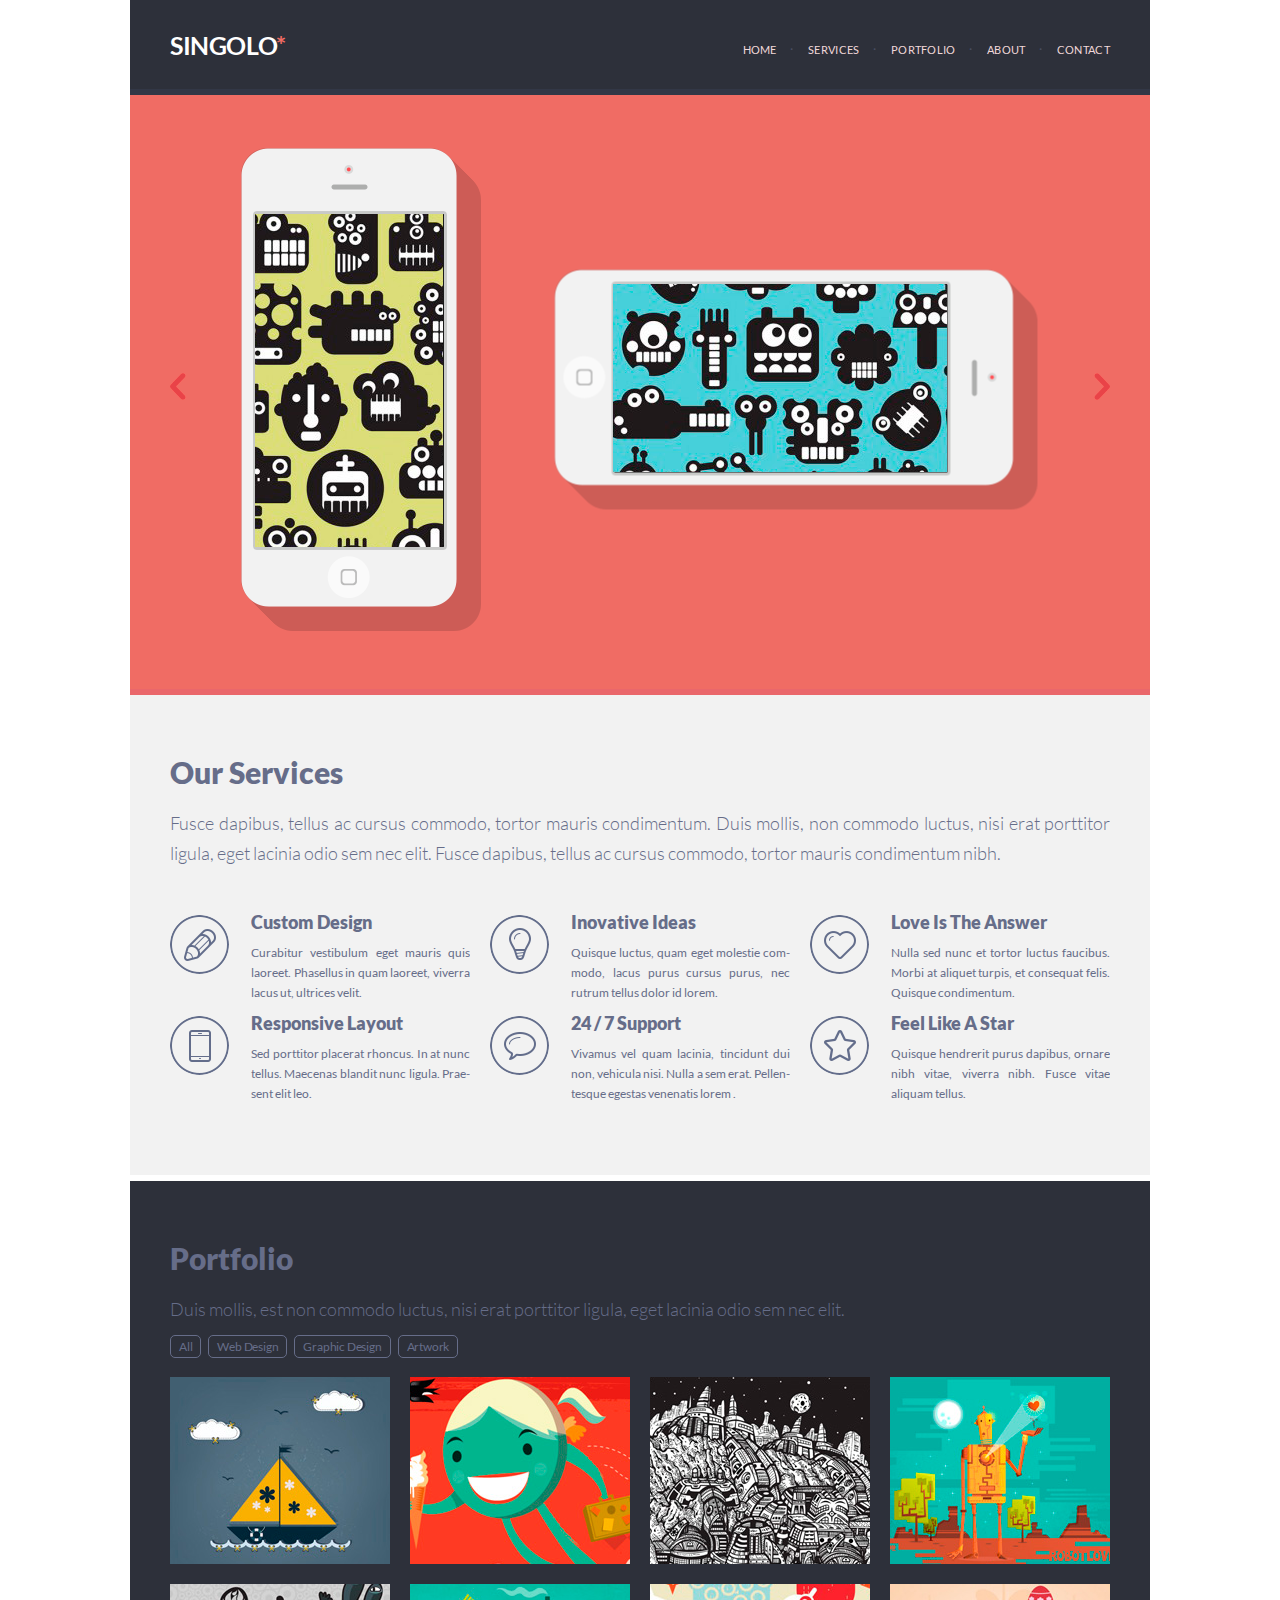
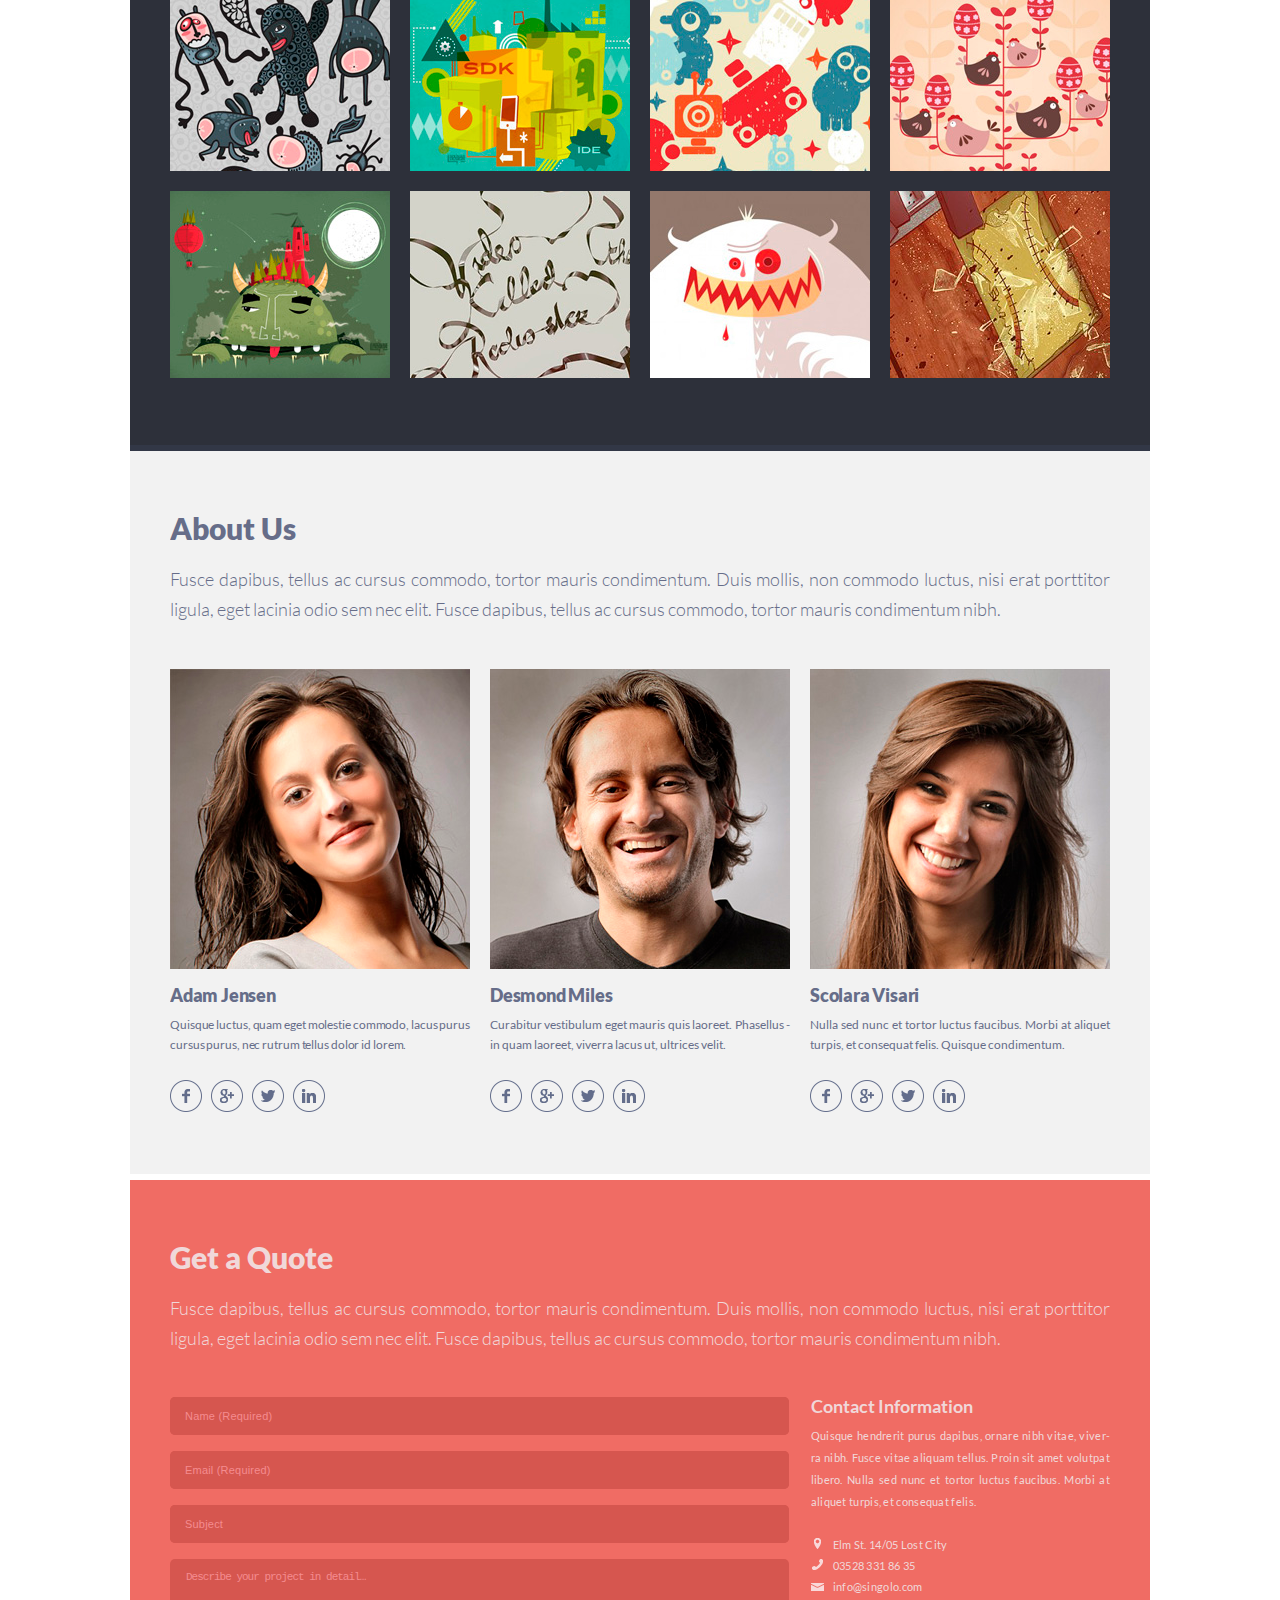
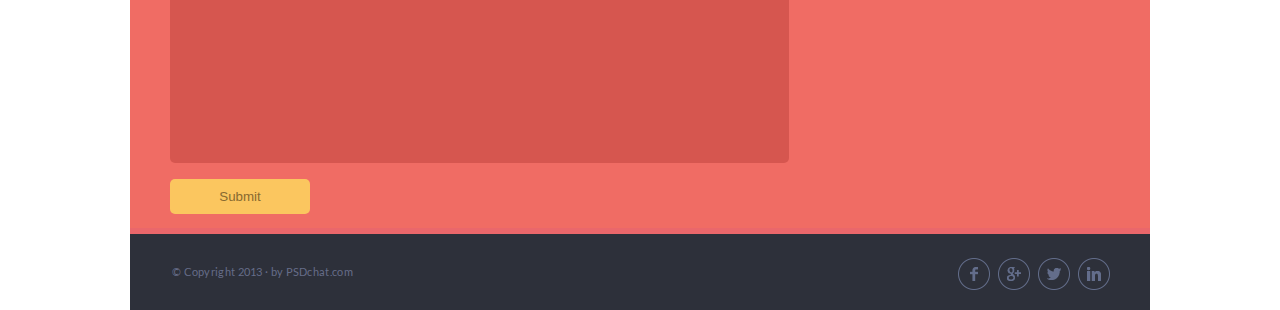
<file: index.html>
<!DOCTYPE html>
<html lang="en">
<head>
  <meta charset="UTF-8">
  <meta name="viewport" content="width=device-width, initial-scale=1.0">
  <title>Singolo</title>
  <link rel="stylesheet" href="slyle.css">
</head>
<body>

	

	<header class="header">
		<div class="wrapper header__wrapper">			
			<h1 id="gamburger" class="h1 gamburger"><a href="#">|||</a></h1>		
			<h1 class="h1 logo"><a href="#">singolo<span class="star">*</span></a></h1>			
			<nav class="header-nav">
				<ul id="menu" class="header-nav__list">
					<li class="header-nav__item"><a href="#home">HOME</a></li>					
					<li class="header-nav__item"><a href="#our-services">SERVICES</a></li>					
					<li class="header-nav__item"><a href="#potfolio">PORTFOLIO</a></li>			
					<li class="header-nav__item"><a href="#about">ABOUT</a></li>
					<li class="header-nav__item"><a href="#contact">CONTACT</a></li>
				</ul>
			</nav>
			<nav id="menu-mobil" class="mobil-nav">
				<ul  class="mobil-nav__list">
					<li class="header-nav__item mobil-nav__item"><a href="#home">HOME</a></li>					
					<li class="header-nav__item mobil-nav__item"><a href="#our-services">SERVICES</a></li>					
					<li class="header-nav__item mobil-nav__item"><a href="#potfolio">PORTFOLIO</a></li>			
					<li class="header-nav__item mobil-nav__item"><a href="#about">ABOUT</a></li>
					<li class="header-nav__item mobil-nav__item"><a href="#contact">CONTACT</a></li>
				</ul>
			</nav>
		</div>
	</header>  
	<div id="home" class="menu-anchor"></div>
	<div class="slider">
		<div class="slider__carousel">		
			<div class="slider__item slider__item1 slider-active">
				<div class="wrapper slider__wrapper">
					<div class="slider__slide">							
							<div id="phone1" class="phone phone1-conteiner">			
								<div id="phone-content1" class="slider__phone-content1"></div>
								<img class="slider__phone1" src="assets/img/iphone.png" alt="mobil1">
								<img class="slider__phone1-shadow" src="assets/img/shadow.png" alt="mobil1">
							</div>
							
							<div id="phone2" class="phone phone2-conteiner">
								<div id="phone-content2" class="slider__phone-content2"></div>
								<img class="slider__phone2" src="assets/img/iphone.png" alt="mobil2">
								<img class="slider__phone2-shadow" src="assets/img/shadow.png" alt="mobil2">  
							</div>
						
					</div>
				</div>				
			</div>
			
			<div class="slider__item slider__item2">
				<div class="wrapper slider__wrapper">
					<div class="slider__slide"></div>									
				</div>
			</div>


		<div class="slider__arrow slider__left-arrow">
			<img id="left-arrow" src="assets/img/lr.png"  alt="">
		</div>
		<div class="slider__arrow slider__right-arrow">
			<img id="right-arrow" src="assets/img/lr2.png" alt="">
		</div>
		</div>
	
	</div>  



	<div id="our-services" class="menu-anchor our-services">
			<div class="description description-our-service">
				<div class="wrapper description__wrapper">
					<h2 class="description__text">Our Services</h2>
					<h3 class="h3 description-h3 description-h3_overflow"> Fusce dapibus, tellus ac cursus commodo, tortor mauris condimentum. Duis mollis, non commodo luctus, nisi erat porttitor ligula, eget lacinia odio sem nec elit. Fusce dapibus, tellus ac cursus commodo, tortor mauris condimentum nibh.</h3>
				</div>
			</div>
		
		<div class="services">		
			<div class="wrapper services__wrapper">				
				<div class="servise-block">
					<div class="servise-block__ico">
						<img src="assets/img/pencil.png" alt="">
					</div>
					<div class="servise-block__text">				
						<h3 class="h3-servise-block">Custom Design</h3>
						<p>Curabitur vestibulum eget mauris quis laoreet. Phasellus in quam laoreet, viverra lacus ut, ultrices velit.</p>
					</div> 
				</div>

				<div class="servise-block">
					<div class="servise-block__ico">
						<img src="assets/img/bulb.png" alt="">
					</div>
					<div class="servise-block__text">				
						<h3 class="h3-servise-block">Inovative Ideas</h3>
						<p>Quisque luctus, quam eget molestie com&shy;modo, lacus purus cursus purus, nec rutrum tellus dolor id lorem.</p>
					</div> 
				</div>

				<div class="servise-block">
					<div class="servise-block__ico">
						<img src="assets/img/heart.png" alt="">
					</div>
					<div class="servise-block__text">				
						<h3 class="h3-servise-block">Love Is The Answer</h3>
						<p>Nulla sed nunc et tortor luctus faucibus. Morbi at aliquet turpis, et consequat felis. Quisque condimentum.</p>
					</div> 
				</div>		
		
				<div class="servise-block">			
					<div class="servise-block__ico">
						<img src="assets/img/phone.png" alt="">
					</div>
					<div class="servise-block__text">				
					<h3 class="h3-servise-block">Responsive Layout</h3>
						<p>Sed porttitor placerat rhoncus. In at nunc tellus. Maecenas blandit nunc ligula. Prae&shy;sent elit leo.</p>
					</div> 
				</div>
					
				<div class="servise-block">
					<div class="servise-block__ico">
						<img src="assets/img/bubble.png" alt="">
					</div>
					<div class="servise-block__text">				
						<h3 class="h3-servise-block">24 / 7 Support</h3>
						<p>Vivamus vel quam lacinia, tincidunt dui non, vehicula nisi. Nulla a sem erat. Pellen&shy;tesque egestas venenatis lorem .</p>
					</div> 
				</div> 

				<div class="servise-block">
					<div class="servise-block__ico">
						<img src="assets/img/star.png" alt="">
					</div>
					<div class="servise-block__text">				
						<h3 class="h3-servise-block">Feel Like A Star</h3>
						<p>Quisque hendrerit purus dapibus, ornare nibh vitae, viverra nibh. Fusce vitae aliquam tellus.</p>
					</div> 
				</div> 
			</div>	
		</div>
	</div>

	<div id="potfolio" class="menu-anchor">
		<div class="description description-portfolio">
			<div class="wrapper description__wrapper">
				<h2 class="description__text">Portfolio</h2>
				<h3 class="h3 description-h3">Duis mollis, est non commodo luctus, nisi erat porttitor ligula, eget lacinia odio sem nec elit.</h3>
			</div>
		</div>

		<div class="portfolio-menu">
			<div class="wrapper portfolio-button__wrapper">
				<ul id="portfolio-menu">
					<li class="portfolio-button">All</li>
					<li class="portfolio-button">Web Design</li>
					<li class="portfolio-button">Graphic Design</li>
					<li class="portfolio-button">Artwork</li>
				</ul>
			</div>
		</div>
		
		<div class="gallery">
			<div id="gallery" class="wrapper gallery__wrapper">
				<div class="gallery-img gallery-img1"></div>
				<div class="gallery-img gallery-img2"></div>
				<div class="gallery-img gallery-img3"></div>
				<div class="gallery-img gallery-img4"></div>
				<div class="gallery-img gallery-img5"></div>
				<div class="gallery-img gallery-img6"></div>
				<div class="gallery-img gallery-img7"></div>
				<div class="gallery-img gallery-img8"></div>
				<div class="gallery-img gallery-img9"></div>
				<div class="gallery-img gallery-img10"></div>
				<div class="gallery-img gallery-img11"></div>
				<div class="gallery-img gallery-img12"></div>
				<div class="gallery-img gallery-img9"></div>	<!-- невидимоые картинки -->
				<div class="gallery-img gallery-img10"></div> <!-- невидимоые картинки -->
				<div class="gallery-img gallery-img11"></div> <!-- невидимоые картинки -->
				<div class="gallery-img gallery-img12"></div>	<!-- невидимоые картинки -->		
			</div>
		</div>
	</div>	

	<div id="about" class="menu-anchor">
		<div class="description description-about-us">
			<div class="wrapper wrapper__description-about-us">
				<h2 class="description__text">About Us</h2>
				<h3 class="h3 description-h3">Fusce dapibus, tellus ac cursus commodo, tortor mauris condimentum. Duis mollis, non commodo luctus, nisi erat porttitor ligula, eget lacinia odio sem nec elit. Fusce dapibus, tellus ac cursus commodo, tortor mauris condimentum nibh.</h3>
			</div>
		</div>
		
		<div class="about-us">
			<div class="wrapper wrapper__about-us">
				<div class="conteiner-human">
					<img class="photo-people" src="assets/img/photo1.jpg" alt="">
					<div class="about-us__text ">
						<h3 class="h3-about-us">Adam Jensen</h3>
						<p class="about-us__text_letter-spacing">Quisque luctus, quam eget molestie commodo, lacus purus cursus purus, nec rutrum tellus dolor id lorem.												
						</p>
						<div class="block-ico about-us__block-ico">
							<a href="#"><img src="assets/img/facebook.png" alt=""></a>
							<a href="#"><img src="assets/img/google.png" alt=""></a>
							<a href="#"><img src="assets/img/twitter.png" alt=""></a>
							<a href="#"><img src="assets/img/linkedin.png" alt=""></a>		
						</div>
					</div>			
				</div>
				<div class="conteiner-human">
					<img class="photo-people" src="assets/img/photo2.jpg" alt="">
					<div class="about-us__text">
						<h3 class="h3-about-us">Desmond Miles</h3>
						<p>Curabitur vestibulum eget mauris quis laoreet. Phasellus &shy;in quam laoreet, viverra lacus ut, ultrices velit.												
						</p>
						<div class="block-ico about-us__block-ico">
							<a href="#"><img src="assets/img/facebook.png" alt=""></a>
							<a href="#"><img src="assets/img/google.png" alt=""></a>
							<a href="#"><img src="assets/img/twitter.png" alt=""></a>
							<a href="#"><img src="assets/img/linkedin.png" alt=""></a>		
						</div>
					</div>			
				</div> 

				<div class="conteiner-human">
					<img class="photo-people" src="assets/img/photo3.jpg" alt="">
					<div class="about-us__text">
						<h3 class="h3-about-us">Scolara Visari</h3>
						<p>Nulla sed nunc et tortor luctus faucibus. Morbi at aliquet turpis, et consequat felis. Quisque condimentum.											
						</p>

						<div class="block-ico about-us__block-ico">
							<a href="#"><img src="assets/img/facebook.png" alt=""></a>
							<a href="#"><img src="assets/img/google.png" alt=""></a>
							<a href="#"><img src="assets/img/twitter.png" alt=""></a>
							<a href="#"><img src="assets/img/linkedin.png" alt=""></a>		
						</div>
						
					</div>			
				</div> 		
			</div>
		</div>
	</div>	
	
	<div id="contact" class="menu-anchor">
		<div class="description description-get-a-qoute">
			<div class="wrapper wrapper__get-a-qoute">
				<h2 class="description__text-contact">Get a Quote</h2>
				<h3 class="h3 contact_h3">Fusce dapibus, tellus ac cursus commodo, tortor mauris condimentum. Duis mollis, non commodo luctus, nisi erat porttitor ligula, eget lacinia odio sem nec elit. Fusce dapibus, tellus ac cursus commodo, tortor mauris condimentum nibh.</h3>
			</div>
		</div>				

		

		<div class="contact">
					<div class="wrapper wrapper-container">
						<div class="contact-form">						
							<form class="form" action="">
								<div class="form__text"><input id="name" class="text_vaid" type="text" placeholder="Name (Required)" required maxlength="50" pattern="^[a-zA-Zа-яА-Я]+$"></div> 
								<div class="form__text"><input id="email" class="text_vaid" type="email" placeholder="Email (Required)" required maxlength="50"></div> 
								<div class="form__text"><input id="subject" type="text" placeholder="Subject"  maxlength="50"></div> 

								<div class="form__textarea">
									<textarea id="describe"  name="" id="" cols="30" rows="13"  maxlength="1450" placeholder="Describe your project in detail&#133;"></textarea>
								</div>
								<button id="btn" class="form__button">Submit</button>							
							</form>
						</div>					
						
						<div class="contact__info">
							<h3 class="h3 contact__title">Contact Information</h3>
							<div class="contact__text">
								<p>Quisque hendrerit purus dapibus, ornare nibh vitae, viver&shy;ra nibh. Fusce vitae aliquam tellus. Proin sit amet volutpat libero. Nulla sed nunc et tortor luctus faucibus. Morbi at aliquet turpis, et consequat felis. </p>
						
						<div class="conteiner-contact">
						<div class="contact__communication">
							<div class="contact__ico">
								<img src="assets/img/mini-ico-location.png" alt=""> 
							</div>
								<a href="#">Elm St. 14/05 Lost City</a>
							</div>  
							<div class="contact__communication">			           
							<div class="contact__ico">
								<img src="assets/img/mini-ico-phone.png" alt="">
								</div>
								<a href="tel: 03528 331 86 35">03528 331 86 35</a>
							</div> 
							<div class="contact__communication">			          
							<div class="contact__ico">
								<img src="assets/img/mini-ico-mail.png" alt="">
							</div>
							<a href="mailto: info@singolo.com">info@singolo.com</a>
							</div> 				      
						</div>   
					</div>
						</div>
					</div>	
			</div>			
		</div> 	

		
			<div id="message-block" class="hidden">
				<div class="wrapper wrapper__message-block">
					<div id="message">
						<p class="message__text">Письмо отправлено</p>
						<br>
						<p class="message__text"><span id="result"></span></p>
						<br>
						<p class="message__text"><span id="result2"></span></p>
						<br>
						<button id="close-bth" class="form__button">OK</button>
					</div>
				</div>
			</div>
		
	</div>
<footer class="footer">
	<div class="wrapper wrapper_footer">
		<div class="copyright">
			<a href="#">&#169; Copyright 2013 · by PSDchat.com</a>					
		</div>
		<div class="block-ico footer-block-ico">
			<a href="#"><img src="assets/img/facebook.png" alt=""></a>
			<a href="#"><img src="assets/img/google.png" alt=""></a>
			<a href="#"><img src="assets/img/twitter.png" alt=""></a>
			<a href="#"><img src="assets/img/linkedin.png" alt=""></a>		
		</div>		
	</div>
</footer>


<script src="script.js"></script>


	
	
</body>

</html>
</file>
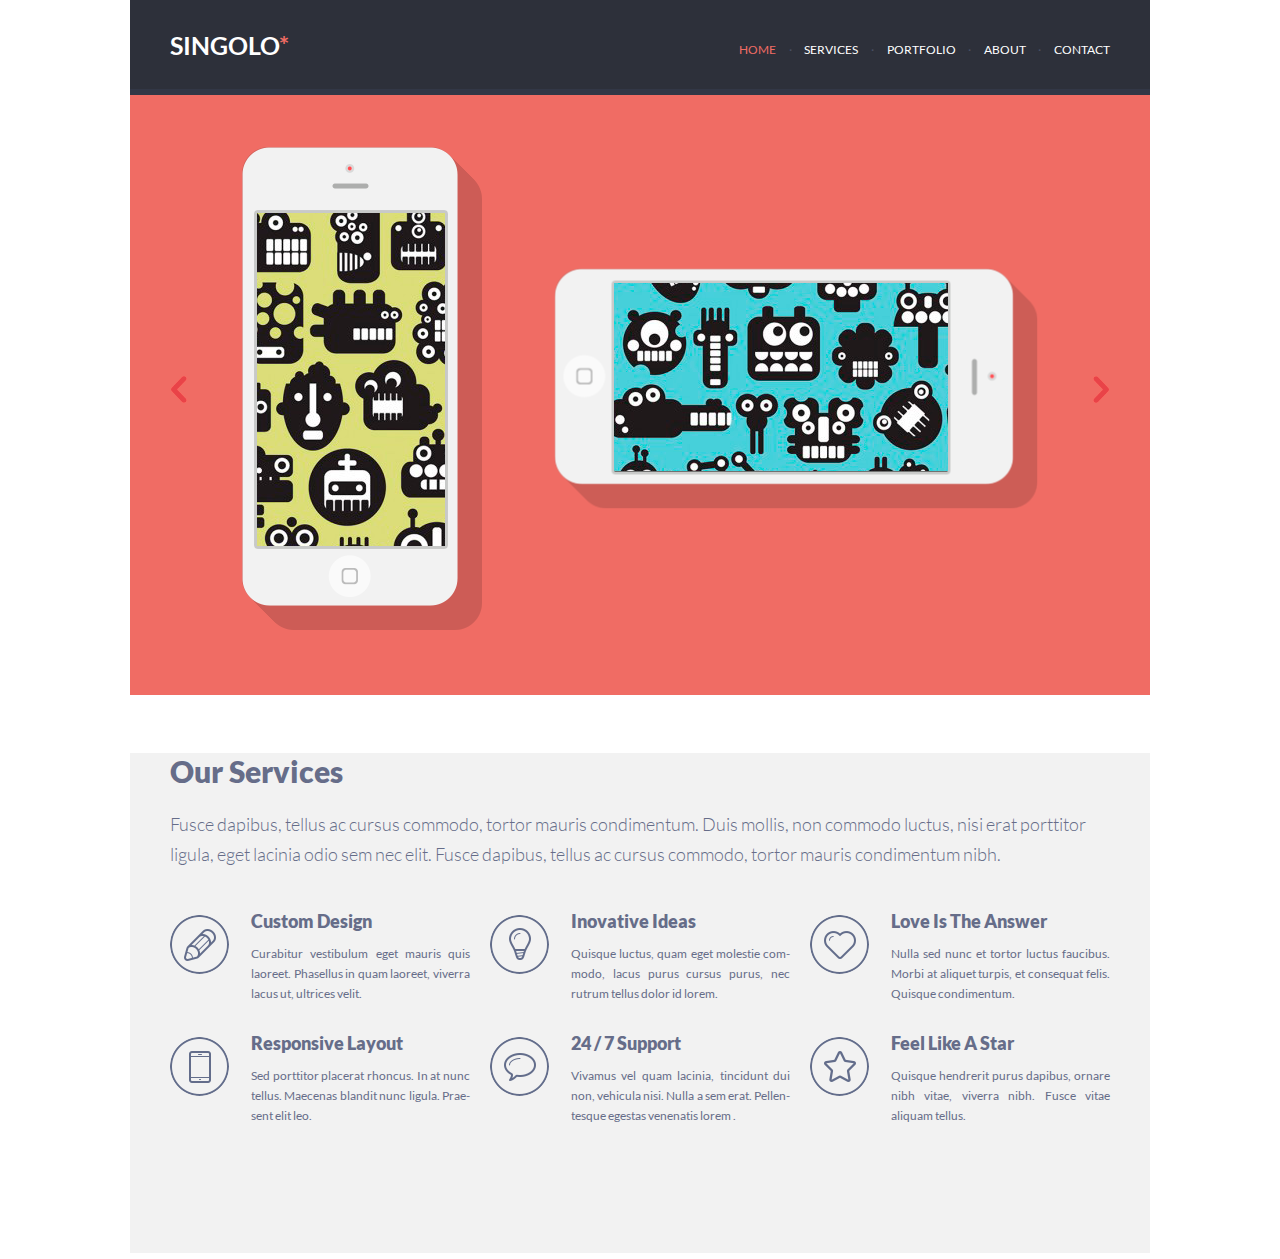
<file: singolo1.html>
<!DOCTYPE html>
<html lang="en">
<head>
  <meta charset="UTF-8">
  <meta name="viewport" content="width=device-width, initial-scale=1.0">
  <title>Singolo</title>
  <link rel="stylesheet" href="singolo1.css">
</head>
<body>
	<header class="header">
		<div class="container">				
			<h2><a href="#">SINGOLO</a><span class="star">*</span></h2>			
			<nav class="header__nav">
				<ul class="navigation">
					<li><a class="activelink" " href="#">HOME</a></li> 
					<li>·</li>
					<li><a class="link" href="#">SERVICES</a></li>
					<li>·</li>
					<li><a class="link" href="#">PORTFOLIO</a></li>
					<li>·</li>
					<li><a class="link" href="#index.html">ABOUT</a></li>
					<li>·</li>
					<li><a class="link" href="#">CONTACT</a></li>
				</ul>
			</nav>
		</div>
	</header>   

	<div class="slider">
		<div class="container__slider">
			<div class="left-slider">
				<img src="assets/img/lr.png"  alt="">
			</div>			
      <div class="mobil1">
        <div class="phone-content1"></div>
        <img class="phone1" src="assets/img/iphone.png" alt="mobil1">
        <img class="shadow1" src="assets/img/shadow.png" alt="mobil1">						      
      </div>      
      <div class="mobil2">
        <div class="phone-content2"></div>
        <img class="phone2" src="assets/img/iphone.png" alt="mobil2">
        <img class="shadow2" src="assets/img/shadow.png" alt="mobil1">        
      </div>			
			<div class="right-slider">
				<img src="assets/img/lr2.png" alt="">
			</div>		
		</div>
	</div>

	<div class="container_services">
		<div class="Ourservices">
			<div class="h1services"><h1>Our Services</h1></div>
			<h3> Fusce dapibus, tellus ac cursus commodo, tortor mauris condimentum. Duis mollis, non commodo luctus, nisi erat porttitor ligula, eget lacinia odio sem nec elit. Fusce dapibus, tellus ac cursus commodo, tortor mauris condimentum nibh.</h3>
		</div>
		<div class="services">		
			<div class="conteiner_service">
				<div class="ico">
					<img src="assets/img/pencil.png" alt="">
				</div>
				<div class="service">				
					<span>Custom Design</span>
					<p class="pencil">Curabitur vestibulum eget mauris quis laoreet. Phasellus in quam laoreet, viverra lacus ut, ultrices velit.</p>
				</div> 
			</div>
			<div class="conteiner_service">
				<div class="ico">
					<img src="assets/img/bulb.png" alt="">
				</div>
				<div class="service">				
					<span>Inovative Ideas</span>
					<p class="pencil">Quisque luctus, quam eget molestie com&shy;modo, lacus purus cursus purus, nec rutrum tellus dolor id lorem.</p>
				</div>
			</div>
			<div class="conteiner_service"> 			
				<div class="ico">
					<img src="assets/img/heart.png" alt="">
				</div>
				<div class="service">				
					<span>Love Is The Answer</span>
					<p class="pencil">Nulla sed nunc et tortor luctus faucibus. Morbi at aliquet turpis, et consequat felis. Quisque condimentum.</p>
				</div> 
			</div>
		</div>

		<div class="services">
			<div class="conteiner_service">
				<div class="ico">
					<img src="assets/img/phone.png" alt="">
				</div>
				<div class="service">				
					<span>Responsive Layout</span>
					<p class="pencil">Sed porttitor placerat rhoncus. In at nunc tellus. Maecenas blandit nunc ligula. Prae&shy;sent elit leo.</p>
				</div> 
			</div>
			<div class="conteiner_service">
				<div class="ico">
					<img src="assets/img/bubble.png" alt="">
				</div>
				<div class="service">				
					<span>24 / 7 Support</span>
					<p class="pencil">Vivamus vel quam lacinia, tincidunt dui non, vehicula nisi. Nulla a sem erat. Pellen&shy;tesque egestas venenatis lorem .</p>
				</div> 
			</div>
			<div class="conteiner_service">
				<div class="ico">
					<img src="assets/img/star.png" alt="">
				</div>
				<div class="service">				
					<span>Feel Like A Star</span>
					<p class="pencil">Quisque hendrerit purus dapibus, ornare nibh vitae, viverra nibh. Fusce vitae aliquam tellus.</p>
				</div> 
		</div>
	</div>  
</body>

</html>
</file>
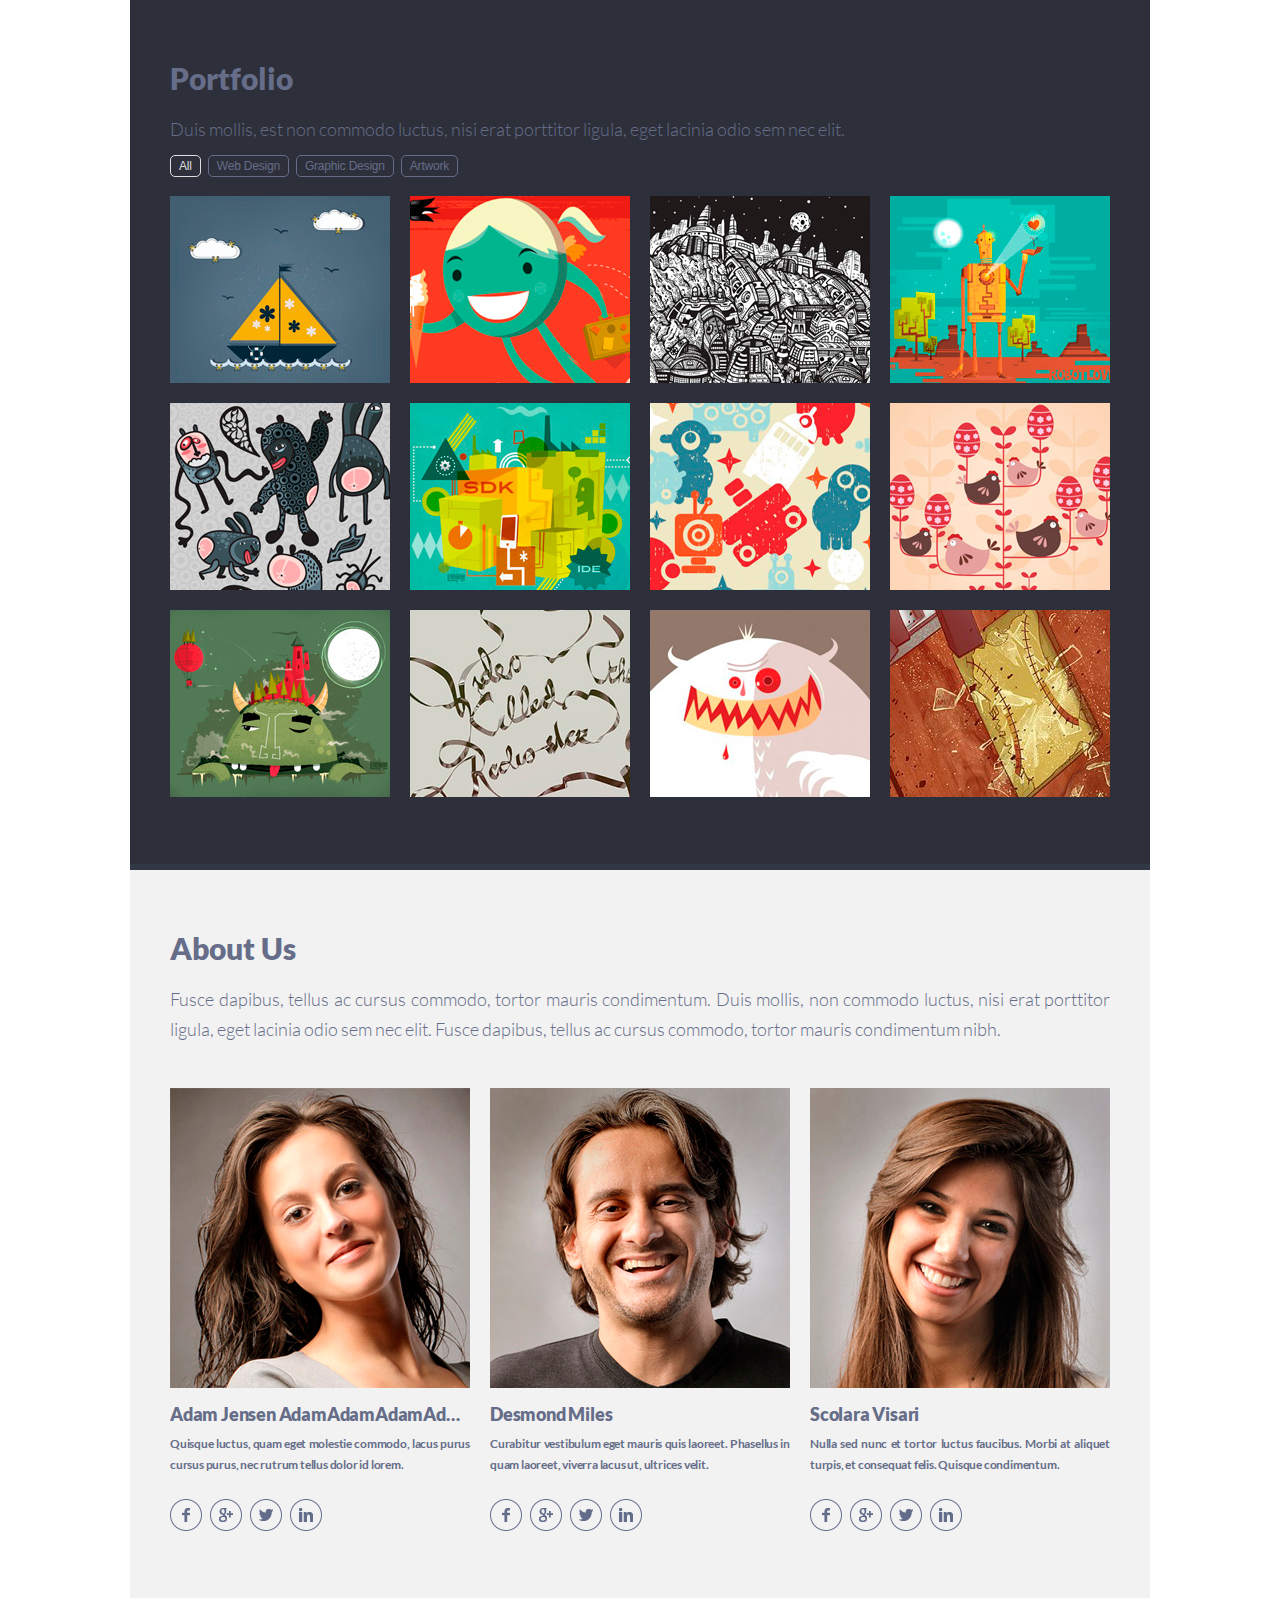
<file: singolo2.html>
<!DOCTYPE html>
<html lang="en">
<head>
  <meta charset="UTF-8">
  <meta name="viewport" content="width=device-width, initial-scale=1.0">
  <title>Singolo</title>
  <link rel="stylesheet" href="singolo2.css">
</head>
<body>
	<div class="portfolio">
		<div class="container__title">
				<h1>Portfolio</h1>
				<h3><p>Duis mollis, est non commodo luctus, nisi erat porttitor ligula, eget lacinia odio sem nec elit.</p></h3>			
		</div>
		<div class="container__button">
			<button class="button1">All</button>
			<button class="button2">Web Design</button>
			<button class="button3">Graphic Design</button>
			<button class="button4">Artwork</button>
		</div>
	
		<div class="conteiner__gallery">
			<div class="img img1"></div>
			<div class="img img2"></div>
			<div class="img img3"></div>
			<div class="img img4"></div>
			<div class="img img5"></div>
			<div class="img img6"></div>
			<div class="img img7"></div>
			<div class="img img8"></div>
			<div class="img img9"></div>
			<div class="img img10"></div>
			<div class="img img11"></div>
			<div class="img img12"></div>
			<div class="img img9"></div>	<!-- невидимоые картинки -->
			<div class="img img10"></div> <!-- невидимоые картинки -->
			<div class="img img11"></div> <!-- невидимоые картинки -->
			<div class="img img12"></div>	<!-- невидимоые картинки -->		
		</div>
	</div>  	 
	<div class="about-us">
		<div class="container__about-us">
			<h1>About Us</h1>
				<h3>
					<p>Fusce dapibus, tellus ac cursus commodo, tortor mauris condimentum. Duis mollis, non commodo luctus, nisi erat porttitor ligula, eget lacinia odio sem nec elit. Fusce dapibus, tellus ac cursus commodo, tortor mauris condimentum nibh.</p>
				</h3>
		</div>
		<div class="conteiner__all-peoples">
			<div class="conteiner__people">
				<img src="assets/img/photo1.jpg" alt="">
				<div class="info">
					<h2>Adam Jensen AdamAdamAdamAdamAdamAdamAdam</h2>
					<h4>Quisque luctus, quam eget molestie commodo, lacus purus cursus purus, nec rutrum tellus dolor id lorem.												
					</h4>
					<div class="ico">
						<img src="assets/img/facebook.png" alt="">
						<img src="assets/img/google.png" alt="">
						<img src="assets/img/twitter.png" alt="">
						<img src="assets/img/linkedin.png" alt="">
					</div>
				</div>			
			</div>
			<div class="conteiner__people">
				<img src="assets/img/photo2.jpg" alt="">
				<div class="info">
					<h2>Desmond Miles</h2>
					<h4>Curabitur vestibulum eget mauris quis laoreet. Phasellus in quam laoreet, viverra lacus ut, ultrices velit.												
					</h4>
					<div class="ico">
						<img src="assets/img/facebook.png" alt="">
						<img src="assets/img/google.png" alt="">
						<img src="assets/img/twitter.png" alt="">
						<img src="assets/img/linkedin.png" alt="">
					</div>
				</div>			
			</div> 
			<div class="conteiner__people">
				<img src="assets/img/photo3.jpg" alt="">
				<div class="info">
					<h2>Scolara Visari</h2>
					<h4>Nulla sed nunc et tortor luctus faucibus. Morbi at aliquet turpis, et consequat felis. Quisque condimentum.											
					</h4>
					<div class="ico">
						<img src="assets/img/facebook.png" alt="">
						<img src="assets/img/google.png" alt="">
						<img src="assets/img/twitter.png" alt="">
						<img src="assets/img/linkedin.png" alt="">
					</div>
				</div>			
			</div> 		
		</div>
	</div>
	
	
</body>

</html>
</file>
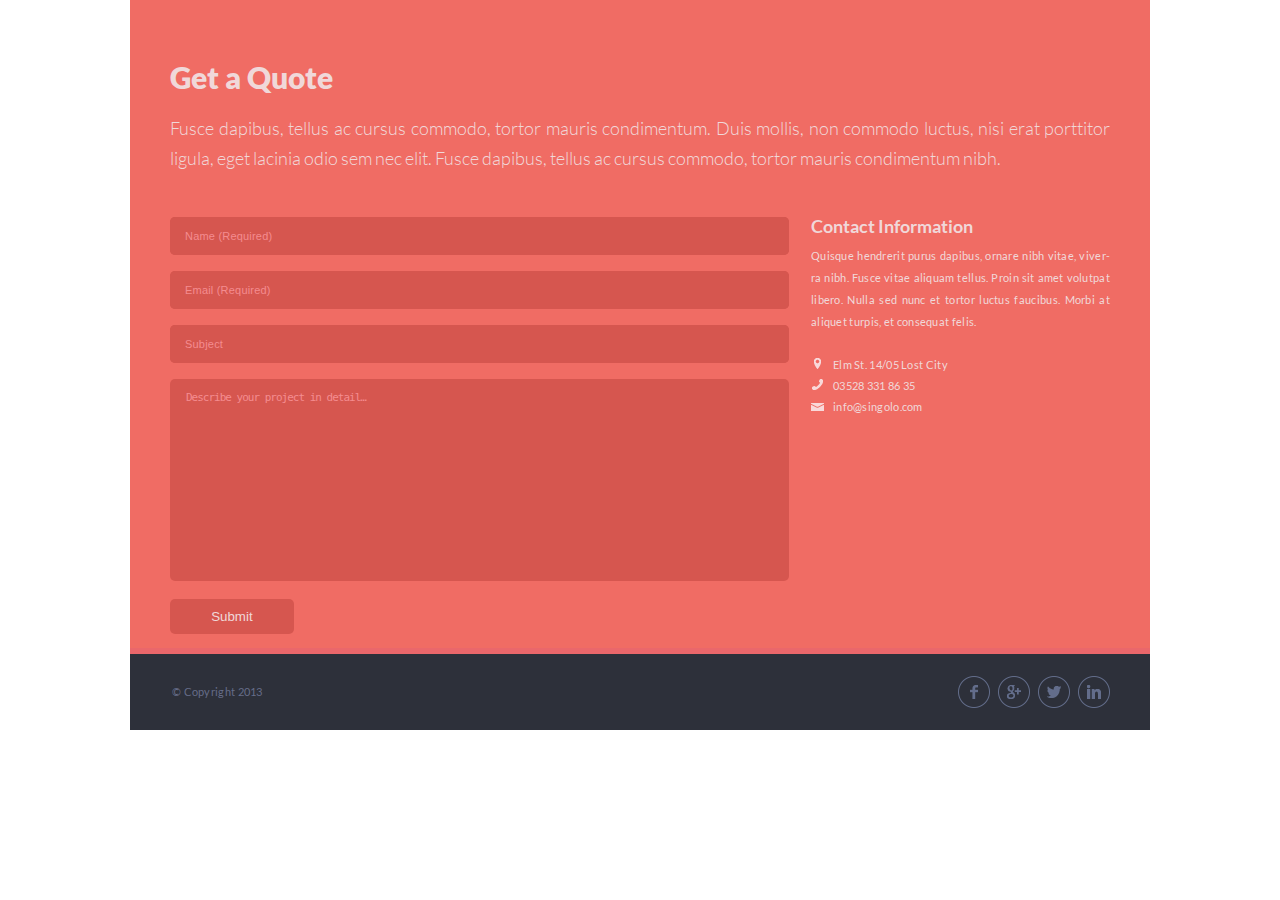
<file: singolo3.html>
<!DOCTYPE html>
<html lang="en">
<head>
  <meta charset="UTF-8">
  <meta name="viewport" content="width=device-width, initial-scale=1.0">
  <title>Singolo</title>
  <link rel="stylesheet" href="singolo3.css">
</head>
<body>
	<div class="contact">
		<div class="wrapper wrapper_contact">
				<h2 class="h2 h2_contact" >Get a Quote</h2>
				<h3 class="h3 h3_contact">Fusce dapibus, tellus ac cursus commodo, tortor mauris condimentum. Duis mollis, non commodo luctus, nisi erat porttitor ligula, eget lacinia odio sem nec elit. Fusce dapibus, tellus ac cursus commodo, tortor mauris condimentum nibh.</h3>	
				<div class="contact-container">
					<div class="contact-form">						
						<form class="form" action="">
							<div class="form__text"><input type="text" placeholder="Name (Required)" required maxlength="50" pattern="^[a-zA-Z]+$"></div> 
							<div class="form__text"><input type="email" placeholder="Email (Required)" required maxlength="50"></div> 
							<div class="form__text"><input type="text" placeholder="Subject" required maxlength="50"></div> 

							<div class="form__textarea">
								<textarea  name="" id="" cols="30" rows="13" required maxlength="1450">Describe your project in detail&#133;</textarea>
							</div>
							<button>Submit</button>							
						</form>
					</div>
					

					
					<div class="contact__info">
						<h3 class="h3 contact__title">Contact Information</h3>
						<div class="contact__text">
							<p>Quisque hendrerit purus dapibus, ornare nibh vitae, viver&shy;ra nibh. Fusce vitae aliquam tellus. Proin sit amet volutpat libero. Nulla sed nunc et tortor luctus faucibus. Morbi at aliquet turpis, et consequat felis. </p>
			          
			          <div class="conteiner-contact">
			           <div class="contact__communication">
				          <div class="contact__ico">
				          	<img src="assets/img/mini-ico-location.png" alt=""> 
				          </div>
					        <a href="#">Elm St. 14/05 Lost City</a>
				        </div>  
				          <div class="contact__communication">			           
				          <div class="contact__ico">
				           	<img src="assets/img/mini-ico-phone.png" alt="">
				         	</div>
				         	<a href="tel: 03528 331 86 35">03528 331 86 35</a>
				        </div> 
				        <div class="contact__communication">			          
				          <div class="contact__ico">
				           	<img src="assets/img/mini-ico-mail.png" alt="">
				          </div>
				          <a href="mailto: info@singolo.com">info@singolo.com</a>
				        </div>   
				      
				      </div>   
		        </div>
					</div>
				</div>	
		</div>			
	</div> 
	

<footer class="footer">

	<div class="wrapper wrapper_footer">
		<div class="copyright">
			<a href="#">&#169; Copyright 2013</a>					
		</div>
		<div class="block-ico footer-block-ico">
			<a href="#"><img src="assets/img/facebook.png" alt=""></a>
			<a href="#"><img src="assets/img/google.png" alt=""></a>
			<a href="#"><img src="assets/img/twitter.png" alt=""></a>
			<a href="#"><img src="assets/img/linkedin.png" alt=""></a>		
		</div>
	
		
	</div>
</footer>





	
	
</body>

</html>
</file>
<file: slyle.css>
* {
	margin: 0;
	padding: 0;
}

@font-face {
	font-family: "Lato";
	src: url(assets/fonts/Lato/Lato-Black.ttf) format("truetype");
	font-weight: 900;
}
@font-face {
	font-family: "Lato";
	src: url(assets/fonts/Lato/Lato-Bold.ttf) format("truetype");
	font-weight: bold;
}
@font-face {
	font-family: "Lato";
	src: url(assets/fonts/Lato/Lato-Light.ttf) format("truetype");
	font-weight: 300;
}
@font-face {
	font-family: "Lato";
	src: url(assets/fonts/Lato/Lato-Regular.ttf) format("truetype");
	font-weight: normal;
}

html {
	font-size: 10px;
  font-family: Lato, Verdana, sans-serif; 
  scroll-behavior: smooth; /* плавный скролл по меню*/
}

body {  
  max-width: 1020px; 
  margin: 0 auto;
} 

.wrapper {
  padding-left: 40px;
  padding-right: 40px;
}

/* HEADER */

.gamburger {
  display: none;
}

.menu-anchor {
	padding-top: 89px;
	margin-top: -89px;
}

.header { 
	position: sticky;
	top: 0;		
  height: 89px;
  border-bottom: 6px solid #323746;
  max-width: 100%;
	background-color: #2d303a;
	z-index: 50;
}

.header__wrapper {
  display: flex;
  height: 100%; 
  justify-content: space-between;
  align-items: center;
}

.header-nav {
  display: flex;
  justify-content: space-between;
}

.mobil-nav {
	display: none;
}

.header-nav__item:not(:nth-last-child(1))::after {
  position: relative;
  content: "·";  
  font-size: 1.2rem;
  text-align: center;
  padding: 13.2px;
}

.header-nav__item a{
color: #f0d8d9;
font-size: 1.1rem;
line-height: 2.2rem;
letter-spacing: 0.3px;
margin-top: 0.4rem;
text-align: justify;
text-decoration: none;
}




li { 
  display: inline-block;
  font-size: 1.2rem;
  color: #494e62;
  text-decoration: none;
  padding-top: 10px;  
}

a.active-link {  
  background: #f06c64;  
  text-decoration: none;  
}

li:not(.active):hover {   
  text-decoration: none;
  cursor: pointer;
}

li a:hover{  
  padding-bottom: 3px;
  border-bottom: 1px solid #f06c64;
}

 

/* FONTS */

.h1 a{  
  font-size: 2.5rem;
  text-decoration: none;
  text-transform: uppercase;
  letter-spacing: -0.4px;
  color: white;
}
.star {
  color: #f06c64;
}

.h2 {
  font-size: 3rem;  
  font-weight: 900;

}

.h2_contact {
  color: #f0d8d9; 
}

.h3 {
  font-size: 1.8rem;
  font-weight: 300;
  line-height: 3rem;
  color: #666d89;
}

.h4  {
  font-size: 1.2rem;
  line-height: 2.1rem;
  letter-spacing: -0.2px;
}

/* SLIDER*/

.slider {
  position: relative;
  overflow: hidden;
  height: 594px;
  border-bottom: 6px solid #ea676b;
}

.slider__item {    
  display: none;
  position: relative;
  margin: 0 auto;
  animation: 0.5s ease-in-out;
}

.slider__wrapper {
  max-width: 1020px;
  margin: auto;
}

.slider__slide {
  height: 594px;
  position: relative;  
   
}

.phone {
  position: absolute;
  top: 53px;
}

.phone1-conteiner {
  left: 71px;
}

.phone2-conteiner {
  left: 506px;
}
 .slider__item1 {
  background-color: #f06c64; 
}

.slider__item2 {
  background-image: url(assets/img/slide2.jpg);
  background-size: 451;
}


.slider__phone1{
  position: absolute;
  z-index: 5;
}

.slider__phone2{  
  position: absolute;
  z-index: 5;
  transform: rotate(90deg);
}
.slider__phone1-shadow{
  position: absolute; 
}


.slider__phone2-shadow {
  position: absolute; 
  transform: rotate(270deg)  scale(-1, 1);
}

.remove-picture {  /* Отключение экрана телефона */
	display: none;
}

.slider__phone-content1 {
  position: absolute;
  background-image: url(assets/img/monstro1.jpg);
  background-position-x: -14px;
  background-position-y: -135px;
  left: 14px;
  top: 66px;
  object-fit: cover;
  width: 188px;
  height: 333px;
  z-index: 20; 
}

.slider__phone-content2 {
  position: absolute;
  background-image: url(assets/img/monstro2.jpg);
  background-position-x: -124px;
  background-position-y: -119px;
  object-fit: cover;
  width: 334px;
  height: 188px;
  left: -63px;
  top: 136px;
  z-index: 20;
}


.slider__left-arrow {
  z-index: 20;
  left: 0;
  right: auto;
}

.slider__right-arrow {
  z-index: 20;
  left: auto;
  right: 0;
}

.slider__arrow {
  position: absolute;
  top: calc(50% - 19px);  
  cursor: pointer;
  margin: 0 40px;
}

.slider__left-arrow img:hover, 
.slider__right-arrow img:hover { 
  opacity: 0.5; 
  cursor: pointer;
}

/* Стили для перелистывания слайдов */
.list-slider {
	display: none;
}

.slider-active, .slider-next {
  display: block;
}

.slider-next {
  position: absolute;
  top: 0;
  width: 100%;
}

.to-left {
  animation-name: left;
  
}

.from-right {
  animation-name: right;
}

.to-right {
  animation-name: right;
  animation-direction: reverse;
}

.from-left {
  animation-name: left;
  animation-direction: reverse;
}



@keyframes left {
  from {
    left: 0;
  }
  to {
    left: -100%;
  }
}

@keyframes right {
  from {
    left: 100%;
  }
  to {
    left: 0;
  }
}


/* description */
.description-our-service {
  background-color: #f2f2f2; 
}


.description__wrapper {  
  padding-top: 59px;  
}

.description-h3 {
  padding-top: 18px;  
  text-align: justify;  
}

.description__text {
  font-size: 3rem;  
  font-weight: 900;
  color: #666d89;  
  overflow: hidden; 
  text-overflow: ellipsis;   
  white-space: nowrap; 
}

.description-h3_overflow {
  min-height: 60px;
  overflow: hidden; 
  text-overflow: ellipsis;
}

/* Services */
.services {
  
  color: #666d89;
  padding: 34px 0 49px 0;   
  background-color: #f2f2f2;   
  border-bottom: 6px solid white; 
}

.services__wrapper {  
  display: flex;   
  align-items:  flex-start;
  justify-content: space-between;  
  padding-bottom: 22px;
  flex-wrap: wrap;
}

.servise-block {
  width: 300px;
  display: flex;
  align-items:  flex-start;
  justify-content: space-between; 
}



.servise-block__text {
padding-left: 22px;
padding-top: 9px;
height: 92px;
overflow: hidden;
}

.h3-servise-block:hover {
  color: #ce5d56;
  cursor: pointer;  
}

.servise-block__text p:hover {
  color: #2d303a;
  cursor: pointer;
}

.h3-servise-block {
  font-size: 1.8rem;
  font-weight: 900;
  overflow: hidden; /*Скрывать то что не влезает в блок*/
  text-overflow: ellipsis; /* Если текст обрезается, к концу строки добавляется многоточие.*/
  white-space: nowrap; 
}

.servise-block__text p {
  font-size: 1.2rem;
  padding-top: 10px;
  line-height: 2rem;
  text-align: justify;
} 

.servise-block__ico {
  padding-top: 13px;
}

.servise-block__ico:hover {
  cursor: pointer;
  opacity: 0.5;
}

.servise-block__ico:active {
  opacity: 0.2;
}

/* Portfolio */
.portfolio-button__wrapper {
	display: flex;
}

.description-portfolio {
  background-color: #2d303a;
}

.portfolio-menu {
  background-color: #2d303a;
  padding: 11px 0 0px 0;
}

.portfolio-button {  
  padding: 3px 8px 3px 8px;
  font-size: 1.2rem;
  letter-spacing: -0.2px;
  font-weight: normal;
  text-decoration: none;
  border: 1px solid #666d89; 
  color: #666d89;
  text-align: left;
  background:transparent;
  border-radius: 5px; 
  margin-right: 5px;
}

.portfolio-button-active {
  border: 1px solid #dedede; 
  color: #dedede;
}

.portfolio-button:hover {
  border: 1px solid #dedede; 
  color: #dedede;
  cursor: pointer;
}

.gallery {
  background-color: #2d303a;
  border-bottom: 6px solid #323746;
  height: 687px;
}

.gallery__wrapper {
  display: flex;
  position: relative;
  justify-content: space-between;
  flex-wrap: wrap;
  height: 630px;
  overflow: hidden;
 }


.gallery-img {
	margin: 5px 0px 15px 0px;	
  position: relative;   
  object-fit: cover;
  left: 0px;
  top: 14px;  
  width: 220px;
	height: 187px; 	
}

.img-ative {	
	Box-shadow:0px 0px 0px 5px #F06C64;
	
}

.gallery-img1 {
  background-image: url(assets/img/img1.jpg);
  background-position-x: -8px;
  background-position-y: -11px;
}
.gallery-img2 {
  background-image: url(assets/img/img2.jpg);
  background-position-x: -82px;
  background-position-y: -43px;
}
.gallery-img3 {
  background-image: url(assets/img/img3.jpg);
  background-position-x: -11px;
  background-position-y: -1px;
}
.gallery-img4 {
  background-image: url(assets/img/img4.jpg);
  background-position-x: -24px;
  background-position-y: -2px;
}
.gallery-img5 {
  background-image: url(assets/img/img5.jpg);
  background-position-x: -10px;
  background-position-y: -16px;
}
.gallery-img6 {
  background-image: url(assets/img/img6.jpg);
  background-position-x: -16px;
  background-position-y: -4px;
}
.gallery-img7 {
  background-image: url(assets/img/img7.jpg);
  background-position-x: -31px;
  background-position-y: -39px;
}
.gallery-img8 {
  background-image: url(assets/img/img8.jpg);
  background-position-x: -24px;
  background-position-y: -32px;
}
.gallery-img9 {
  background-image: url(assets/img/img9.jpg);
  background-position-x: -16px;
  background-position-y: -2px;
}
.gallery-img10 {
  background-image: url(assets/img/img10.jpg);
  background-position-x: -141px;
  background-position-y: -113px;
}
.gallery-img11 {
  background-image: url(assets/img/img11.jpg);
  background-position-x: -144px;
  background-position-y: 237px;
}
.gallery-img12 {
  background-image: url(assets/img/img12.jpg);
  background-position-x: -36px;
  background-position-y: -60px;
}

/* About-us */

.about-us {    
  background-color: #f2f2f2;
  border-bottom: 6px solid white;  
  color: #666d89;
}

.wrapper__description-about-us {
  background-color: #f2f2f2;
  padding-top: 59px; 
}

.wrapper__about-us {
  display: flex;
  justify-content: space-between;
  padding-top: 45px;
  padding-bottom: 60px;
  flex-wrap: wrap;
}

.conteiner-human {
  width: 300px;
  } 

.about-us__text {
padding-top: 9px;
}

.about-us__text .h3-about-us:hover {
  color: #ce5d56;
  cursor: pointer;  
}

.about-us__text p:hover {  
  color: #2d303a;
  cursor: pointer;
}

.about-us__text .h3-about-us {
  width: 300px;
  font-size: 1.8rem; 
  font-weight: 900;
  line-height: 3rem;
  letter-spacing: -0.2px;
  overflow: hidden; /*Скрывать то что не влезает в блок*/
  text-overflow: ellipsis; /* Если текст обрезается, к концу строки добавляется многоточие.*/
  padding-right: 5px;
  white-space: nowrap; /*запрет переноса на другую строку*/
}

.about-us__text p {  
  font-size: 1.2rem;
  padding-top: 5px;
  line-height: 2rem;
  text-align: justify;  
} 

.about-us__text_letter-spacing {  
letter-spacing: -0.1px;
}

.about-us__block-ico {
  padding-top: 25px;
}

.block-ico img:hover {
  opacity: 0.5;  
}

.block-ico img:active {
  opacity: 0.2;  
}

.about-us__block-ico a:nth-child(n+2) {
  padding-left: 7px;
}

/* Contact*/

.description-get-a-qoute {
  color: #f0d8d9;
  background-color: #f06c64;  
}

.wrapper__get-a-qoute {
  padding-top: 59px
}

.description__text-contact {
  font-size: 3rem;
  font-weight: 900;
}
   
.contact_h3 {  
  padding-top: 18px;
  color: #f0d8d9;
  text-align: justify;
  font-size: 1.8rem;
  font-weight: 300;
  line-height: 3rem;
  
}
.contact {  
  min-height: 475px;
  background-color: #f06c64;
  border-bottom: 6px solid #ea676b;
}

.wrapper__contact {  
  padding-top: 59px;
}

.wrapper-container {
  display: flex;
  justify-content: space-between;  
}



.contact-form {
 width: 620px;  
 margin-top: 44px;
}

.contact__info {
 width: 300px;
 margin: 38px 0 10px 22px;
 
}

.contact__info h3 {
  vertical-align: top;
}



.contact__title {
  color: #f0d8d9; 
  font-weight: bold;
}

.contact__text p, .contact__text a{
  color: #f0d8d9;
  font-size: 1.1rem;
  line-height: 2.2rem;
  letter-spacing: 0.3px;
  margin-top: 0.4rem;
  text-align: justify;
  text-decoration: none;
}

a {
  cursor: pointer;
}

.contact__communication a:hover {
  color: #f48c8f;  
}

.conteiner-contact {
  margin-top: 17px; 
}

.contact__communication {
  display: flex; 
  align-items: baseline;
  height: 21px;
  
}

.contact__ico {
  width: 13px;
  margin-right: 9px;
  display: flex;  
  justify-content: center;  
}

.form {
  display: flex;
  flex-direction: column;  
}

.form__text {
  width: 100%;
  height: 38px;
  align-items: center;
  background-color: #d6564f;  
  margin-bottom: 16px;
  border-radius: 5px; 
  display: flex;
}

.form__text input {
  width: 100%;
  height: 100%;
  border-radius: 5px; 
  border: none;
  padding: 0 16px 0 15px;
  background-color: #d6564f; 
  color: #f48c8f;
  font-size: 11px;
  letter-spacing: 0.2px;  
  outline: none; 
}

.form__textarea {
  align-items: center;  
  margin-bottom: 16px;  
  padding: 12px 16px 16px 16px;
  background-color: #d6564f; 
  border-radius: 5px;  
}

.form__textarea textarea {
  width: 100%;
  height: 174px;
  border: none;  
  
  background-color: #d6564f; 
  color: #f48c8f;
  font-size: 11px;
  letter-spacing: -1px; 
  resize: none;  
  outline: none;
}

textarea::placeholder, input::placeholder {
  color: #f48c8f;
}

.text_vaid:invalid:not(:placeholder-shown) {
  border: 1px solid #cf0000;  
}

.text_vaid:valid:not(:placeholder-shown) {
  border: 1px solid #66ff66;
}

.form__button {
	background-color: #d6564f;
	background: #FBC65F;;
  border: none;
  padding: 10px;  
  color: #886A30;
	border-radius: 5px; 
	width: 140px;
}

.form__button:hover {  
  background-color: #f48c8f;
  cursor: pointer;
}



.footer{
  background-color: #2d303a; 
  height: 76px;    
}

.wrapper_footer{ 
  height: 100%; 
  display: flex;
  justify-content: space-between;   
  align-items: center;
}

.copyright {
  padding: 2px 2px;
}

.copyright a{
  color: #666d89;
  font-size: 1.1rem;
  line-height: 2.2rem;
  letter-spacing: 0.3px; 
  text-decoration: none;   
}

.copyright a:hover {
  opacity: 0.5;
  cursor: pointer;
}

.footer-block-ico {
  padding-top: 6px;
}

.footer-block-ico a:nth-child(n+2) {
  padding-left: 6px;
}

#message-block {
	display: flex;
	align-items: center;
	justify-content: center;
	position: fixed;
	width: 100vw;
	height: 100vh;
	top: 0;
	left: 0;
	background: #0008;	
	z-index: 40;	
}

.wrapper__message-block {
    width: 50%;
}


#message-block.hidden {
	display: none;
}

#message {	
	background-color: #ea676b;	
	padding: 20px;	
	text-align: center;
	border-radius: 10px;
	display: flex;
	align-items: center;	
	flex-direction: column;
}

.message__text {
	width: 100%;
	align-items: center;
	justify-content: center;
  color: #f0d8d9;
  font-size: 1.1rem;
  line-height: 2.2rem;
  letter-spacing: 0.3px;
  margin-top: 0.4rem;
  text-align: justify;
	text-decoration: none;
	overflow-wrap: break-word;

}

/* Media */



@media (max-width: 1019px) {

 
  .slider {    
    height: 451px;    
  }

  .slider__arrow {    
    margin: 0 4%;
  }

  .phone {
    position: absolute;
    top: 53px;
  }
  
  .phone1-conteiner {
    left: 10%;
  }
  
  .phone2-conteiner {
    left: 55%;
  }
   .slider__item1 {
    background-color: #f06c64; 
  }
  
  .slider__item2 {    
    background-size: 100%; 
  }
  
  
  .slider__phone1{
    width: 162px;
    height: 344px;   
  }
  
  .slider__phone2{  
    width: 162px;
    height: 344px;
  }
  .slider__phone1-shadow{
    width: 180px;
    height: 363px;
    
  }
  
  
  .slider__phone2-shadow {
    width: 180px;
    height: 363px; 
    transform: rotate(270deg)  scale(-1, 1);
  }

  .slider__phone-content1 {
    background-size: 315%;
    width: 141px;
    height: 250px;
    background-position-x: -17px;
    background-position-y: -107px;
    left: 11px;
    top: 49px;
  }
  
  .slider__phone-content2 {
    background-size: 174%;
    background-position-x: -96px;
    background-position-y: -88px;
    width: 250px;
    height: 141px;
    left: -46px;
    top: 102px;
    
  }

  .gallery, .gallery__wrapper {  
    height: 847px;
	}
	
	

  /* about-us */
  .about-us__text .h3-about-us {
    width: 218px;
  }
  .conteiner-human {
    width: 218px;
  }

  .photo-people {
    width: 218px;
  }

}	

@media (max-width: 767px) {

	.wrapper {
		padding-left: 6%;
		padding-right: 6%;
	}

	.slider {    
    height: 220px;    
  }

  .slider__arrow {    
    margin: 0 3%;
  }

  .phone {
    position: absolute;
    top: 25px;
    left: 3%;
  }  

  
  .phone2-conteiner {
    left: 55%;
  }
   .slider__item1 {
    background-color: #f06c64; 
  }
  
  .slider__item2 {    
    background-size: 100%; 
  }
  
  
  .slider__phone1{
    width: 79px;
    height: 168px;   
  }
  
  .slider__phone2{  
    width: 79px;
    height: 168px;
  }
  .slider__phone1-shadow{
    width: 88px;
    height: 177px;
    
  }
  
  
  .slider__phone2-shadow {
    width: 88px;
    height: 177px; 
    transform: rotate(270deg)  scale(-1, 1);
  }

  .slider__phone-content1 {
    background-size: 300%;
    width: 69px;
    height: 122px;
    background-position-x: 0px;
    background-position-y: -46px;
    left: 5px;
    top: 24px;
  }
  
  .slider__phone-content2 {
    background-size: 171%;
    background-position-x: -47px;
    background-position-y: -40px;
    width: 122px;
    height: 69px;
    left: -23px;
    top: 50px;    
  }

  .header {       
    height: 71px;
    border-bottom: 0px solid #323746;
	}
	
	.header-nav{
		display: none;
	}



  .mobil-nav {			
		display: none; 		
    position: relative;
    background: #0008;	
    top: 71px;
    left: 0;
    position: absolute;
    width: 100%;
		height: 100vh;   
		 
	} 
	
	.mobil-nav-on {
		display: flex;
	}

  .mobil-nav__list {
    display: flex;
    flex-direction: column;
		justify-content: center;
		background: #2D303A;
		
  }

  .header__wrapper {   
    justify-content: center;
  }

  .gamburger {
    display: block;
    position: absolute;
    left: 6%;
		transform: rotate(270deg) scale(-1, 1);
		animation: 0.5s ease-in-out;
	}
	.gamburger-rotate {
    transform: rotate(0deg) scale(-1, 1);
	}
	
 	nav ul li {
    display: block;
    padding: 15px 71px;
  }

	nav ul li a {       
    color: #ffffff;
    text-decoration: none;     
    font-weight: bold;
    font-size: 2.4rem;
    line-height: 2.9rem;
    letter-spacing: -0.035em; 
	}

	.header-nav__item a{
		color: #ffffff;
    text-decoration: none;     
    font-weight: bold;
    font-size: 2.4rem;
    line-height: 2.9rem;
    letter-spacing: -0.035em; 
		}
	
	.header-nav__item:not(:nth-last-child(1))::after {
		display: none;
	}
	
	.wrapper-container {   
		flex-direction: column; 
	}

	.contact-form {
		width: 100%;; 		
	 }
	 
	.copyright {
		display: none;
	}
	
	.wrapper_footer {    
    justify-content: center;    
	}
	.photo-people {
    width: 314px;
	}

	.wrapper__about-us {
		flex-direction: column;
		align-items: center;
	}
	.conteiner-human {
		width: min-content;
		padding-bottom: 20px;
	}
	.contact__info {
		width: 100%;
		margin: 20px 0 42px 0px;
	}
		
}


	

	@media (max-width: 530px) {
		.gallery-img {		
			width: 151px;
			height: 128px;
	}

	.wrapper {
		padding-left: 8%;
		padding-right: 8%;
	}

	.gallery, .gallery__wrapper {
    height: 607px;
	}
	
	.contact__info {
    width: 100%;
    margin: 20px 0 42px 0px;
	}

	.form__button {	
		width: 100%;
	}
	


}
</file>
<file: singolo1.css>
* {
	margin: 0;
	padding: 0;
}

@font-face {
	font-family: "Lato";
	src: url(assets/fonts/Lato/Lato-Black.ttf) format("truetype");
	font-weight: 900;
}
@font-face {
	font-family: "Lato";
	src: url(assets/fonts/Lato/Lato-Bold.ttf) format("truetype");
	font-weight: bold;
}
@font-face {
	font-family: "Lato";
	src: url(assets/fonts/Lato/Lato-Light.ttf) format("truetype");
	font-weight: 300;
}
@font-face {
	font-family: "Lato";
	src: url(assets/fonts/Lato/Lato-Regular.ttf) format("truetype");
	font-weight: normal;
}


html {
	font-size: 10px;
	font-family: Lato, Verdana, sans-serif; 
}

body {  
  max-width: 1020px; 
  margin: 0 auto;
} 

header { 	
 	max-width: 100%;
	background-color: #2d303a;
}

.container {
	display: flex;
	height: 89px;
	border-bottom: 6px solid #323746;
	justify-content: space-between;
	padding-left: 40px;
	padding-right: 40px;
	align-items: center;
}

.navigation {
	display: flex;
	width: 371px;
	justify-content: space-between;
}

.navigation li { /*Точки в меню*/
	display: inline-block;
	font-size: 1.2rem;
	color: #494e62;
	text-decoration: none;
	padding-top: 10px;	
}

.activelink {
	color: #f06c64;
	text-decoration: none;
}
.link {
	color: white;
	text-decoration: none;
}

.link:hover{
	color: #f06c64;
	padding-bottom: 3px;
	border-bottom: 1px solid #f06c64;
}

.link:active{
	color: #88ced0;
	text-decoration: none;
	border-bottom: 1px solid #88ced0;
}

h2 {
	font-size: 2.5rem;
	text-decoration: none;
}

h2 a{ 
	text-decoration: none;
	color: white;
}

h2 a:hover { 
	text-decoration: none;
	color: #f06c64;
	cursor: pointer;
}

.star {
	color: #f06c64;
}

/*SLIDER*/

.slider {

	height: 600px;
	background-color: #f06c64;
	padding-left: 40px;
	padding-right: 40px;
}

.container__slider {
	position: relative;
	display: flex;
	height: 100%;	
	align-items: top;
	justify-content: space-between;

}

.left-slider {
	position: relative;	
	padding-left: 1px;
	bottom: -281px;

}

.right-slider {	
	position: relative;	
	padding-right: 1px;	
	bottom: -281px;
}

.mobil1 {
	position: relative;
	width: 280px;	
	bottom: -52px;
	left: 0px;
}

.mobil2 {	
	position: relative;
	width: 462px;		
	bottom: -52px;
	left: 100px;
}

.phone1{
	position: absolute;
	z-index: 5;
}

.phone2{
	position: absolute;	
	z-index: 5;
}

.shadow1{
	position: absolute;
}

.shadow2 {
	position: absolute;
	transform: rotate(270deg)  scale(-1, 1);
}

.phone-content1 {
	position: absolute;
	background-image: url(assets/img/monstro1.jpg);
	background-position-x: -14px;
  background-position-y: -135px;
  left: 15px;
	top: 66px;
	object-fit: cover;
	width: 188px;
  height: 333px;
  z-index: 10; 
}

.phone-content2 {
	position: absolute;
	background-image: url(assets/img/monstro2.jpg);
	background-position-x: -124px;
  background-position-y: -119px;
	object-fit: cover;
	width: 334px;
  height: 188px;
	left: -62px;
	top: 136px;
  z-index: 10;
}

.mobil1, .mobil2  img {		
	border-radius: 25px;
	
}

.phone2 {
	transform: rotate(90deg);
}

.left-slider:hover, 
.right-slider:hover {
	opacity: 0.5;	
	cursor: pointer;
}

h1 {
	font-size: 3rem;
	color: #666d89;
	font-weight: 900;
}

.h1services {	
	margin: 58px 0px 20px 0px;
}

h3 {
	font-size: 1.8rem;
	color: #666d89;
	font-weight: 300;
	line-height: 3rem;
}

.container_services {
	height: 500px;
	background-color: #f2f2f2;
	padding-left: 40px;
	padding-right: 40px;
	border-bottom: 6px solid white;
	
}

.Ourservices {
	padding-bottom: 33px; 
}

.services {
	display: flex;
	color: #666d89;		
	align-items:  flex-start;
	justify-content: space-between;
	height: 122px;
}

.conteiner_service {
	display: flex;
	width: 300px;	
	align-items: top;
}

.service {
padding-left: 22px;
padding-top: 8px;
}

.service span:hover {
	color: #ce5d56;
	cursor: pointer;	
}

.service p:hover {
	color: #2d303a;
	cursor: pointer;
}

.service span {
	font-size: 1.8rem;
	font-weight: 900;
}

.service p {
	font-size: 1.2rem;
	padding-top: 12px;
	line-height: 2rem;
	text-align: justify;
}	

.ico {
	padding-top: 13px;
}

.ico:hover {
	opacity: 0.5;
}
</file>
<file: singolo2.css>
* {
	margin: 0;
	padding: 0;
}

@font-face {
	font-family: "Lato";
	src: url(assets/fonts/Lato/Lato-Black.ttf) format("truetype");
	font-weight: 900;
}
@font-face {
	font-family: "Lato";
	src: url(assets/fonts/Lato/Lato-Bold.ttf) format("truetype");
	font-weight: bold;
}
@font-face {
	font-family: "Lato";
	src: url(assets/fonts/Lato/Lato-Light.ttf) format("truetype");
	font-weight: 300;
}
@font-face {
	font-family: "Lato";
	src: url(assets/fonts/Lato/Lato-Regular.ttf) format("truetype");
	font-weight: normal;
}


html {
	font-size: 10px;
	font-family: Lato, Verdana, sans-serif; 
}


body {  
  max-width: 1020px; 
  margin: 0 auto;
} 

.portfolio {
	height: 864px;
	background-color: #2d303a;
	padding-left: 40px;
	padding-right: 40px;
	border-bottom: 6px solid #323746;
}

.container__title {
	padding-top: 60px;
}

.container__title p {
	padding-top: 18px;
}

h1 {
	font-size: 3rem;
	color: #666d89;
	font-weight: 900;
}

h3 {
	font-size: 1.8rem;
	color: #666d89;
	font-weight: 300;
	line-height: 3rem;
}

.container__button {
	padding-top: 11px;
}

button {
	padding: 3px 8px 3px 8px;
	font-size: 1.2rem;
	letter-spacing: -0.2px;
	font-weight: normal;
	text-decoration: none;
	border: 1px solid #666d89; 
  color: #666d89;
  text-align: left;
  background:transparent;
  border-radius: 5px; 
  margin-right: 5px;
}

.button1 {
	border: 1px solid #dedede; 
  color: #dedede;
}

button:hover {
	border: 1px solid #dedede; 
  color: #dedede;
  cursor: pointer;
}

.conteiner__gallery {
	display: flex;
	position: relative;
	justify-content: space-between;
	flex-wrap: wrap;
	height: 630px;
	overflow: hidden;
 }


.img {
	margin: 5px 0px 15px 0px;
	position: relative;		
  object-fit: cover;
  left: 0px;
	top: 14px;	
	width: 220px;
  height: 187px;  
}

.img1 {
	background-image: url(assets/img/img1.jpg);
	background-position-x: -8px;
  background-position-y: -11px;
}
.img2 {
	background-image: url(assets/img/img2.jpg);
	background-position-x: -82px;
  background-position-y: -43px;
}
.img3 {
	background-image: url(assets/img/img3.jpg);
	background-position-x: -11px;
  background-position-y: -1px;
}
.img4 {
	background-image: url(assets/img/img4.jpg);
	background-position-x: -24px;
  background-position-y: -2px;
}
.img5 {
	background-image: url(assets/img/img5.jpg);
	background-position-x: -10px;
  background-position-y: -16px;
}
.img6 {
	background-image: url(assets/img/img6.jpg);
	background-position-x: -16px;
  background-position-y: -4px;
}
.img7 {
	background-image: url(assets/img/img7.jpg);
	background-position-x: -31px;
  background-position-y: -39px;
}
.img8 {
	background-image: url(assets/img/img8.jpg);
	background-position-x: -24px;
  background-position-y: -32px;
}
.img9 {
	background-image: url(assets/img/img9.jpg);
	background-position-x: -16px;
  background-position-y: -2px;
}
.img10 {
	background-image: url(assets/img/img10.jpg);
	background-position-x: -141px;
  background-position-y: -113px;
}
.img11 {
	background-image: url(assets/img/img11.jpg);
	background-position-x: -144px;
  background-position-y: 237px;
}
.img12 {
	background-image: url(assets/img/img12.jpg);
	background-position-x: -36px;
  background-position-y: -60px;
}

.about-us	{
	height: 728px;
	background-color: #f2f2f2;
	padding-left: 40px;
	padding-right: 40px;
	border-bottom: 6px solid #white;
}

.container__about-us {
	padding-top: 60px;
}

.container__about-us p {
	padding-top: 18px;
	text-align: justify;
}

.conteiner__all-peoples {
	display: flex;
	justify-content: space-between;
	padding-top: 44px;
}

 .conteiner__people  {
	width: 300px;
	
} 

.info {
  padding-top: 9px;  
}

h2 {
  font-size: 1.8rem;
  color: #666d89;
  font-weight: 900;
  line-height: 3rem;
  letter-spacing: -0.2px;
  overflow: hidden; /*Скрывать то что не влезает в блок*/
  text-overflow: ellipsis; /* Если текст обрезается, к концу строки добавляется многоточие.*/
  padding-right: 5px;
  white-space: nowrap; /*запрет переноса на другую строку*/
}

h4 {
  font-size: 1.2rem;
  color: #666d89;
	padding-top: 4px;
	line-height: 2.1rem;
	text-align: justify;
  letter-spacing: -0.2px;
}

h4: hover {
	text-decoration: none;
	color: #f06c64;
}

.ico {
  display: flex;
  padding-top: 24px;  
}

.ico img {
  padding-right: 8px;
}

.ico img:hover {
  opacity: 0.7;
}

.ico img:active {
  opacity: 0.3;
}
</file>
<file: singolo3.css>
* {
	margin: 0;
	padding: 0;
}

@font-face {
	font-family: "Lato";
	src: url(assets/fonts/Lato/Lato-Black.ttf) format("truetype");
	font-weight: 900;
}
@font-face {
	font-family: "Lato";
	src: url(assets/fonts/Lato/Lato-Bold.ttf) format("truetype");
	font-weight: bold;
}
@font-face {
	font-family: "Lato";
	src: url(assets/fonts/Lato/Lato-Light.ttf) format("truetype");
	font-weight: 300;
}
@font-face {
	font-family: "Lato";
	src: url(assets/fonts/Lato/Lato-Regular.ttf) format("truetype");
	font-weight: normal;
}




html {
	font-size: 10px;
	font-family: Lato, Verdana, sans-serif; 
}


body {  
  max-width: 1020px; 
  margin: 0 auto;
} 

.h2 {
  font-size: 3rem;  
  font-weight: 900;
}

.h2_contact {
  color: #f0d8d9; 
}

.h3 {
  font-size: 1.8rem;
  font-weight: 300;
  line-height: 3rem;
}



.h4  {
  font-size: 1.2rem;
  line-height: 2.1rem;
  letter-spacing: -0.2px;
}

.contact {  
  height: 648px;
  background-color: #f06c64;
  border-bottom: 6px solid #ea676b;
}

.wrapper {
  padding-left: 40px;
  padding-right: 40px;
}

.wrapper_contact {  
  padding-top: 59px;
}

.contact-container {
  display: flex;
  justify-content: space-between;  
}

.contact-form {
 width: 620px;  
 margin-top: 44px;
}

.contact__info {
 width: 300px;
 margin: 38px 0 10px 22px;
 
}

.contact__info h3 {
  vertical-align: top;
}

.h3_contact {
  padding-top: 18px;
  color: #f0d8d9;
  text-align: justify;
}

.contact__title {
  color: #f0d8d9; 
  font-weight: bold;
}

.contact__text p, a{
  color: #f0d8d9;
  font-size: 1.1rem;
  line-height: 2.2rem;
  letter-spacing: 0.3px;
  margin-top: 0.4rem;
  text-align: justify;
  text-decoration: none;
}

a {
  cursor: pointer;
}

.contact__communication a:hover {
  color: #f48c8f;  
}

.conteiner-contact {
  margin-top: 17px; 
}

.contact__communication {
  display: flex; 
  align-items: baseline;
  height: 21px;
  
}

.contact__ico {
  width: 13px;
  margin-right: 9px;
  display: flex;  
  justify-content: center;  
}

.form {
  display: flex;
  flex-direction: column;  
}

.form__text {
  width: 619px;
  height: 38px;
  align-items: center;
  background-color: #d6564f;  
  margin-bottom: 16px;
  border-radius: 5px; 
  display: flex;
}

.form__text input {
  width: 100%;
  height: 100%;
  border-radius: 5px; 
  border: none;
  padding: 0 16px 0 15px;
  background-color: #d6564f; 
  color: #f48c8f;
  font-size: 11px;
  letter-spacing: 0.2px;  
  outline: none; 
}

.form__textarea {
  align-items: center;
  
  margin-bottom: 16px;  
}

.form__textarea textarea {
  width: 587px;
  height: 174px;
  border: none;  
  border-radius: 5px;
  padding: 12px 16px 16px 16px;
  background-color: #d6564f; 
  color: #f48c8f;
  font-size: 11px;
  letter-spacing: -1px; 
  resize: none;  
  outline: none;
}

textarea::placeholder, input::placeholder {
  color: #f48c8f;
}

input:invalid:not(:placeholder-shown) {
  border: 1px solid #cf0000;  
}

input:valid:not(:placeholder-shown) {
  border: 1px solid #66ff66;
}

button {
  background-color: #d6564f;
  border: none;
  padding: 10px;
  width: 20%;
  color: #f0d8d9; 
  border-radius: 5px; 
}

button:hover {  
  background-color: #f48c8f;
  cursor: pointer;
}



.footer{
  background-color: #2d303a; 
  height: 76px;    
}



.wrapper_footer{ 
  height: 100%; 
  display: flex;
  justify-content: space-between;   
  align-items: center;
}

.copyright {
  padding: 2px 2px;
}

.copyright a{
  color: #666d89;
  font-size: 1.1rem;
  line-height: 2.2rem;
  letter-spacing: 0.3px; 
  text-decoration: none;   
}

.copyright a:hover {
  opacity: 0.5;
  cursor: pointer;
}

.footer-block-ico {
  padding-top: 6px;
}
.footer-block-ico img:hover {
  opacity: 0.5;
  
}

.footer-block-ico a:nth-child(n+2) {
  padding-left: 6px;
}
</file>
